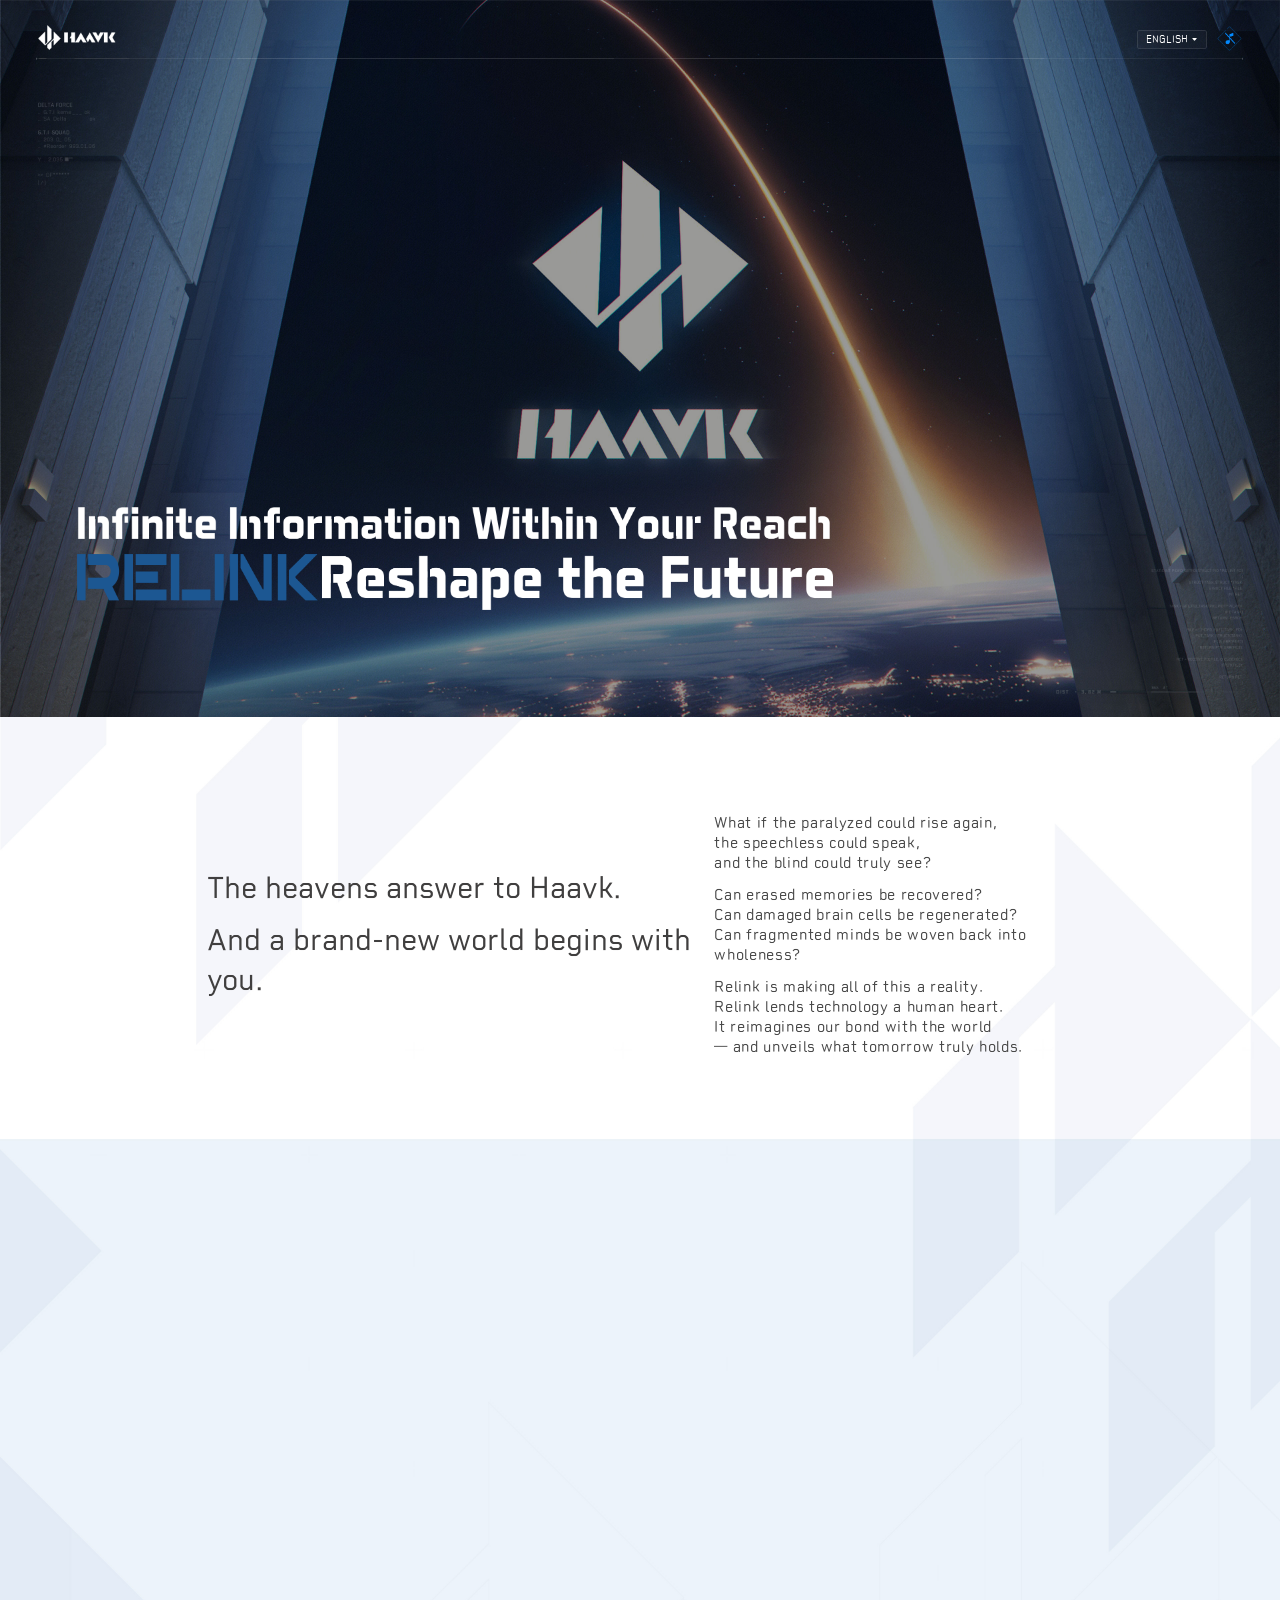
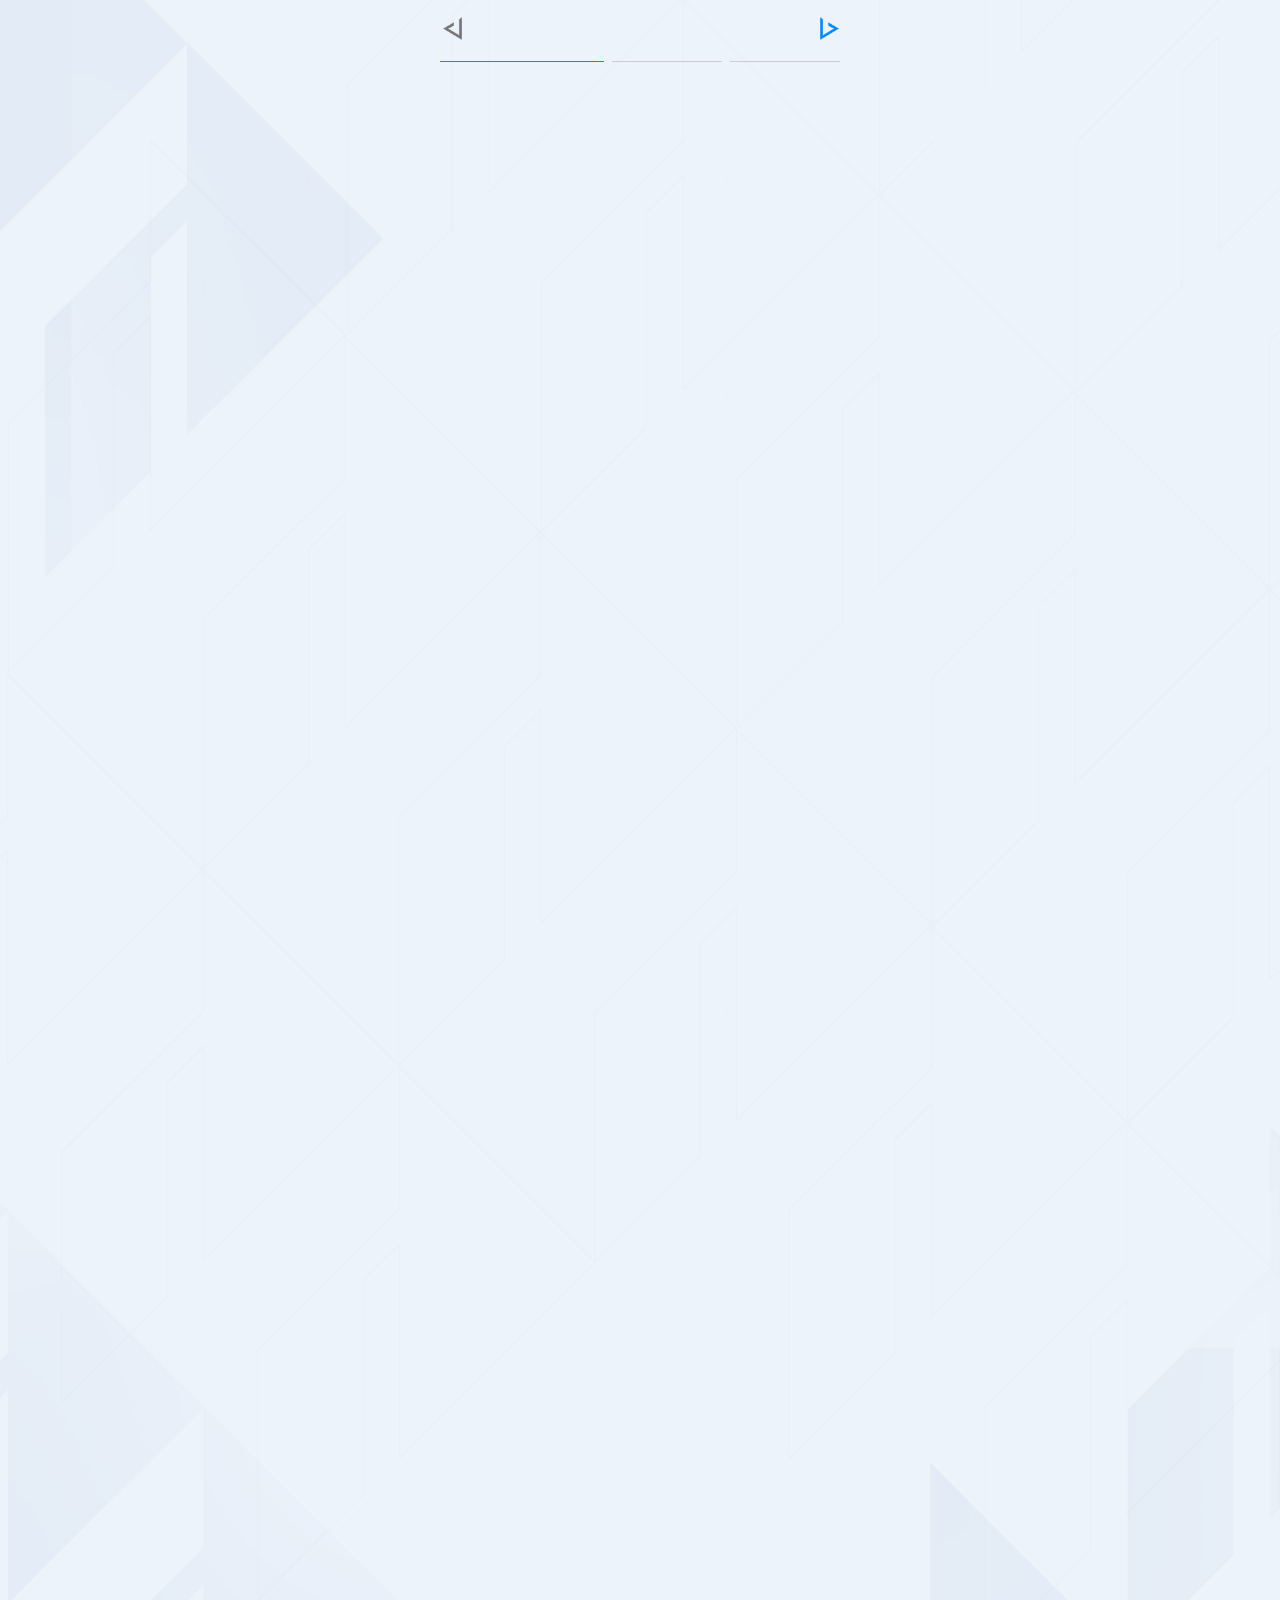
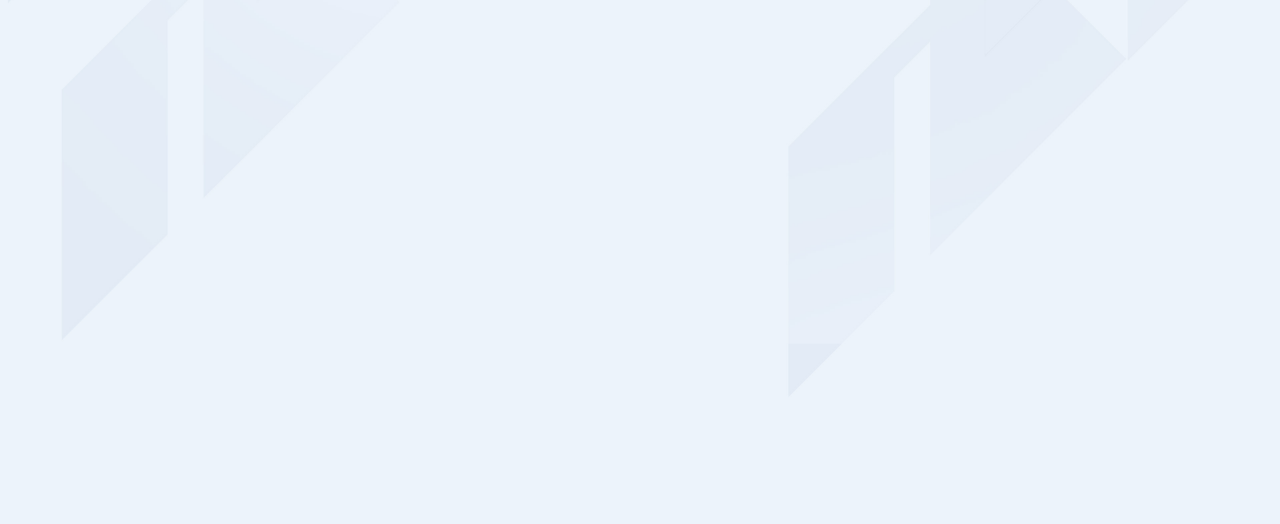
<file: index.html>
<!DOCTYPE html>
<html>
<head>
<meta charset="utf-8" />
<meta http-equiv="X-UA-Compatible" content="IE=edge,chrome=1">
<meta name="viewport" content="width=device-width, initial-scale=1.0, minimum-scale=1.0, maximum-scale=1.0, user-scalable=no,viewport-fit=cover"/>
<meta name="format-detection" content="telephone=no" />
<meta name="apple-mobile-web-app-capable" content="yes" />
<meta name="apple-mobile-web-app-status-bar-style" content="black" />
<meta name="robots" content="all">
<meta name="author" content="Tencent-CP" />
<meta name="Copyright" content="Tencent" />
<meta name="Description" data-i18n = '[content]title' content="信息予你无限">
<meta name="Keywords" data-i18n = '[content]title' content="信息予你无限">
<meta property="og:image" content="img/logo2.png" />
<link rel="icon" href="img/logo2.png">
<title data-i18n = 'title'></title>
 <link rel="stylesheet" href="css/swiper.css" />
<link rel="stylesheet" type="text/css" href="css/index.css"/> 
<!--<link rel="stylesheet" href="css/swiper.css">
<link rel="stylesheet" href="css/index.css">-->

<script>
  !function () {
    function params(u, p) {
      var m = new RegExp('(?:&|/?)' + p + '=([^&$]+)').exec(u);
      return m ? m[1] : '';
    }
     if(/iphone|android|ipod|(?=.*arkweb)(?=.*micromessenger)/i.test(navigator.userAgent) == true && params(location.search, "from") != "mobile"){
      const href = location.href;
         location.href = href.replace("/havvkrelink/","/havvkrelink/m/");
    }
  }();
</script>
</head>
<body data-i18n = '[class]lang'>
<img src="img/logo2.png" class="hide" alt="" />
<div class="wrapper">
	<div class="yy_box">
      <a href="javascript:;" class="btn_yy sp"><span>zh</span><i></i></a>
      <p class="yy_ct sp">
        <a href="javascript:;" id="zh" class=""><span>中文</span> <i></i></a>
        <a href="javascript:;" id="en" class=""><span>english</span><i></i></a>
      </p>
    </div>
	<a href="javascript:;" class="bgm sp db"></a>
	<audio id="audioBg" src="bgm.mp3" loop="loop" preload="auto"></audio>
	<div class="video_box">
		<video src="video.mp4" muted autoplay loop></video>
	</div>
	<div class="part head">
		<p class="logo"></p>
		<h1 class="slogan db toRightSmall"></h1>
	</div>
	<div class="content">
		<div class="part part1">
			<p class="s1_txt1 toRightSmall delay2" data-i18n="s1title"></p>
			<p class="s1_txt2 toLeftSmall delay3" data-i18n="s1desc"></p>
		</div>
		<div class="part partnew">
			<div class="swiper-container new_swiper">
				<div class="swiper-wrapper">
					<div class="swiper-slide">
						<div class="new_box">
							<div class="new_right toLeftSmall new_right1">
								<p class="n_pic1"></p>
							</div>
							<div class="new_left toRightSmall">
								<p class="new_tit" data-i18n="newtit1">
									
								</p>
								<p class="new_txt" data-i18n="newtxt1">
								
								</p>
							</div>
						</div>
					</div>
					<div class="swiper-slide">
						<div class="new_box">
							<div class="new_left toLeftSmall">
								<p class="new_tit" data-i18n="newtit2">
									
								</p>
								<p class="new_txt" data-i18n="newtxt2">
								</p>
							</div>
							<div class="new_right toRightSmall">
								<img src="img/n_pic2.png" alt="" />
							</div>
						</div>
					</div>
					<div class="swiper-slide">
						<div class="new_box">
							<div class="new_right toLeftSmall">
								<img src="img/n_pic3.png" alt="" />
							</div>
							<div class="new_left toRightSmall">
								<p class="new_tit" data-i18n="newtit3">
									
								</p>
								<p class="new_txt" data-i18n="newtxt3">
									
								</p>
							</div>
						</div>
					</div>
				</div>
			</div>
			<div class="s2_prev"></div>
			<div class="s2_next"></div>
			<div class="s2_dot"></div>
		</div>
		
		<div class="part part2">
			<h2 class="s2_tit toBottomSmall" data-i18n="s2tit1"></h2>
			<div class="s2_box toTopSmall delay2">
				<div class="s2_swiper swiper-container">
					<div class="swiper-wrapper">
						<div class="swiper-slide">
							<img src="img/pic1.jpg" alt="">
							<p class="s2_txt1" data-i18n="s2txt1"></p>
							<p class="s2_txt2" data-i18n="s2txt2"></p>
						</div>
						<div class="swiper-slide">
							<img src="img/pic2.jpg" alt="">
							<p class="s2_txt1" data-i18n="s2txt3"></p>
							<p class="s2_txt2" data-i18n="s2txt4"></p>
						</div>
						<div class="swiper-slide">
							<img src="img/pic3.jpg" alt="">
							<p class="s2_txt1" data-i18n="s2txt5"></p>
							<p class="s2_txt2" data-i18n="s2txt6"></p>
						</div>
						<div class="swiper-slide">
							<img src="img/pic4.jpg" alt="">
							<p class="s2_txt1" data-i18n="s2txt7"></p>
							<p class="s2_txt2" data-i18n="s2txt8"></p>
						</div>
					</div>
				</div>
				<div class="s2_prev"></div>
				<div class="s2_next"></div>
				<div class="s2_dot"></div>
			</div>
		</div>
		<div class="part part3">
			<div class="s3_box1 s3_box toBottomSmall delay2">
				<div class="s3_ctbox">
					<p class="s3_txt1" data-i18n="s3tit1"></p>
					<p class="s3_txt2" data-i18n="s3txt1"></p>
					<img src="img/gift1.png" alt="">
				</div>
			</div>
			<div class="s3_box2 s3_box show toTopSmall delay3">
				<div class="s3_ctbox">
					<div class="s3_ct">
						<p class="s3_txt1" data-i18n="s3tit2"></p>
						<p class="s3_txt2" data-i18n="s3txt2"></p>
					</div>
					<img src="img/gift2.png" alt="">
				</div>
			</div>
		</div>
		<div class="part part4">
			<h2 class="s4_tit toBottomSmall"></h2>
			<div class="s4_box toBottomSmall delay2">
				<div class="s4_item">
					<p class="s4_sub">
						<i></i>
						<span data-i18n="s4tit1"></span>
					</p>
					<p class="s4_pic">
						<i></i>
						<img src="img/s4_pic1.png" alt="">
					</p>
				</div>
				<div class="s4_item">
					<p class="s4_sub">
						<i></i>
						<span data-i18n="s4tit2"></span>
					</p>
					<p class="s4_pic">
						<i></i>
						<img src="img/s4_pic2.png" alt="">
					</p>
				</div>
			</div>
		</div>
	</div>
</div>

<script src="js/jquery-1.11.3.min.js"></script>
<script src="js/swiper.js"></script>
<script src="js/index.js"></script> 
<script src="js/i18next.js"></script>
<script src="js/langan.js"></script>
</body>
</html>
</file>
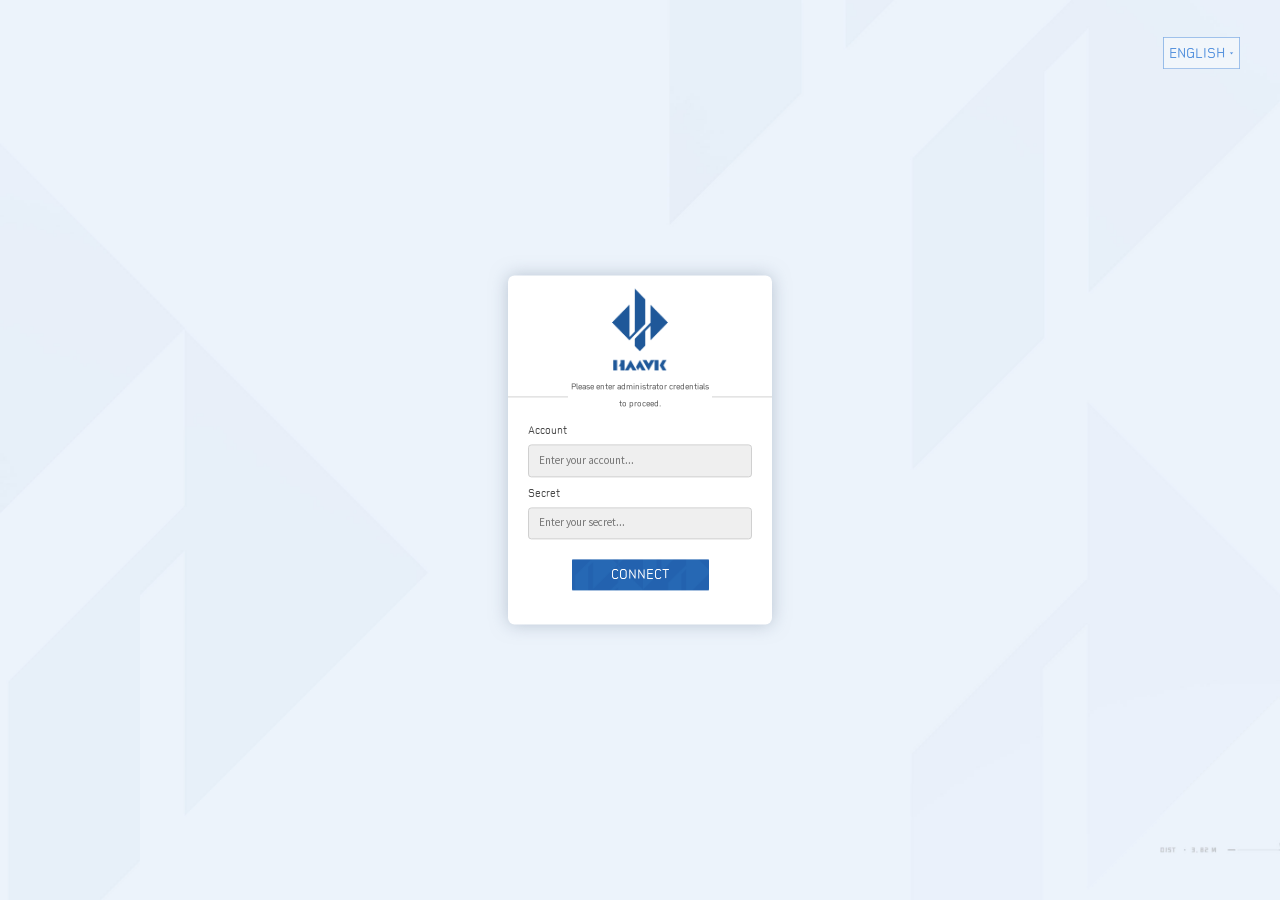
<file: admin.html>
<!DOCTYPE html>
<html>
<head>
<meta charset="utf-8" />
<meta http-equiv="X-UA-Compatible" content="IE=edge,chrome=1">
<meta name="viewport" content="width=device-width, initial-scale=1.0, minimum-scale=1.0, maximum-scale=1.0, user-scalable=no,viewport-fit=cover"/>
<meta name="format-detection" content="telephone=no" />
<meta name="apple-mobile-web-app-capable" content="yes" />
<meta name="apple-mobile-web-app-status-bar-style" content="black" />
<meta name="robots" content="all">
<meta name="author" content="Tencent-CP" />
<meta name="Copyright" content="Tencent" />
<meta name="Description" data-i18n = '[content]title' content="信息予你无限">
<meta name="Keywords" data-i18n = '[content]title' content="信息予你无限">
<meta property="og:image" content="img/logo2.png" />
<link rel="icon" href="img/logo2.png">
<title data-i18n = 'title'></title>
<link rel="stylesheet" type="text/css" href="css/index.css"/> 
<!--<link rel="stylesheet" href="../css/index.css">-->

<script>
  !function () {
    function params(u, p) {
      var m = new RegExp('(?:&|/?)' + p + '=([^&$]+)').exec(u);
      return m ? m[1] : '';
    }
     if(/iphone|android|ipod|(?=.*arkweb)(?=.*micromessenger)/i.test(navigator.userAgent) == true && params(location.search, "from") != "mobile"){
      const href = location.href;
      location.href = href.replace("/havvkrelink/","/havvkrelink/m/");
    }
  }();
</script>
</head>
<body data-i18n = '[class]lang'>
	
<img src="img/logo2.png" class="hide" alt="" />
<div class="yy_box yy_box1">
  <a href="javascript:;" class="btn_yy sp"><span>zh</span><i></i></a>
  <p class="yy_ct sp">
    <a href="javascript:;" id="zh" class=""><span>中文</span> <i></i></a>
    <a href="javascript:;" id="en" class=""><span>english</span><i></i></a>
  </p>
</div>
    <!-- 登录页 -->
<div class="admin-overlay" id="adminOverlay">
	<div class="login-box">
		<div class="login-logo"></div>
		<p class="login-txt"><i></i><span data-i18n = "dltxt1"></span><i></i></p>
		<div class="form-group">
			<label data-i18n = "username"></label>
			<input type="text" id="username" data-i18n = '[placeholder]dltxt2' placeholder=""  maxlength="20" autocomplete="off" autocomplete="username">
		</div>
		<div class="form-group">
			<label data-i18n = "password"></label>
			<input type="password" id="password" data-i18n = '[placeholder]dltxt3' placeholder=""  maxlength="20" autocomplete="off" autocomplete="username">
		</div>
		<a href="javascript:;" class="login-btn" data-i18n='dlbtn' id="login"></a>
		<div class="login-error">⚠ <span class="admin-login-err"></span></div>
	</div>
</div>

<!-- 目录页 -->
 <div class="folder-box" id="folderOverlay" style="display: block;">
	<!-- 文件夹内容 -->
	<div class="folder-content" style="display: none;" id="folder-content">
		<div class="folder-title">
			<h2 class="folder-tit" id="nav-title"></h2>
			<a href="javascript:;" class="folder-logout" data-i18n = "logout"></a>
		</div>
		<div class="folder-ct" id="folder-ct">

		</div>
	</div>

	<!-- 文档列表页 -->
	<div class="doc-content" style="display: none;" id="doc-list">
		<div class="doc-title">
			<h2 class="doc-tit">
				<span id="doc-list-title"></span>
			</h2>
			<a href="javascript:;" class="doc-back" id="doc-list-back" data-i18n = "back">返回</a>
		</div>
		<div class="doc-ct" id="doc-list-content">
			
		</div>
	</div>

	<!-- 进入文档 -->
	<div class="doc-content" style="display: none;" id="doc-detail">
		<div class="doc-title">
			<h2 class="doc-tit">
				<span id="doc-detail-title"></span>
			</h2>
			<a href="javascript:;" class="doc-back" id="doc-detail-back" data-i18n = "back">返回</a>


		</div>
		<div class="doc-text" style="display: block;" id="doc-detail-content">
			
		</div>
	</div>
 </div>

 <!-- 图片点击放大 -->
<div class="doc-picbox" id="doc-picbox">
	<div class="doc-picct">
		<a href="javascript:;" class="doc-close"></a>
		<a href="javascript:;" class="btn-down"></a>
		<p class="pic-name">
			<i></i>
			<span></span>
		</p>
		<img alt="" />
	</div>
</div>

<!-- 密码弹窗 -->
<div class="password-overlay" id="passwordOverlay">
	<div class="password-box">
		<p class="password-suo"></p>
		<p class="password-tit">ACCESS RESTRICTED</p>
		<p class="password-desc" id="pass-title"></p>
		<p class="login-txt"><i></i><span data-i18n='dltxt4'></span><i></i></p>
		<div class="form-group">
			<input type="password" id="password1" data-i18n='[placeholder]dltxt5' placeholder="" maxlength="20" autocomplete="off" autocomplete="new-password">
		</div>
		<div class="password-btn">
			<a href="javascript:;" class="password-btn-lock" data-i18n = "unlock"></a>
			<a href="javascript:;" class="password-btn-cancel" data-i18n="cancel"></a>
		</div>
		<div class="login-error">⚠ <span class="pwd-err"></span></div>
	</div>
</div>

<!-- 未解锁弹窗 -->
<div class="unlocked-overlay" id="unlockedOverlay">
	<a href="javascript:;" class="unlocked-close"></a>
	<div class="unlocked-box">
		<p class="unlocked-suo"></p>
		<p class="unlocked-tit"></p>
		<p class="unlocked-desc"></p>
	</div>
</div>


<script src="js/jquery-1.11.3.min.js"></script>
<script src="js/i18next.js"></script>
<script src="js/admin3.js?v=1750852702"></script>
<script src="js/langan.js"></script>
</body>
</html>
</file>
<file: css/index.css>
/* reset */
body,div,dl,dt,dd,ul,ol,li,h1,h2,h3,h4,h5,h6,pre,form,fieldset,input,textarea,p,blockquote,th,td{margin:0;padding:0;}
table{border-collapse:collapse;border-spacing:0;}
address,caption,cite,code,dfn,em,strong,th,var{font-weight:normal;font-style:normal;}
ol,ul{list-style:none;}
caption {text-align:left;}
h1,h2,h3,h4,h5,h6{font-weight:normal;font-size:100%;}
q:before,q:after{content:'';}
fieldset,img,abbr,acronym{border:0;}
body,html{min-width: 12rem;}
/* basic */
.c:before,.c:after{content:"";display:tadble;}
.c:after{clear:both;}
.c{zoom:1;}
body{font:20px/1.5 'fzlth','simhei',tahoma,'\5b8b\4f53',"\9ED1\4F53",sans-serif;overflow-x: hidden;background: #ecf3fa;}
a {text-decoration:none;overflow:hidden;}
.fr-wrapper,body{min-width:12rem !important;overflow-x: hidden;}
.hide{display:block;width:0;height:0;overflow:hidden;}
.pr{position:relative;}
.pa{position:absolute;}
.db{display:block;text-indent:-999rem;font-size: 0;}
.fl{float:left;}
.fr{float:right;}
*{box-sizing: border-box;}
.gray,.swiper-button-disabled{-webkit-filter:grayscale(100%);-moz-filter:grayscale(100%);-ms-filter:grayscale(100%);-o-filter:grayscale(100%);filter:grayscale(100%);filter:gray;pointer-events:none;}
html,body {
  font-size: calc(100 / 3840 * 100vw);
  overflow: hidden auto;
}
@font-face {
  font-family: 'fzlth';
  src: url('../img/font/fzlth.woff') format('truetype');
}
@font-face {
  font-family: 'fzltzh';
  src: url('../img/font/fzltzh.woff') format('truetype');
}
@font-face {
  font-family: 'fzltth';
  src: url('../img/font/fzltth.woff') format('truetype');
}
input{font-family: 'fzlth';}

/* 修复浏览器表单/密码自动填充样式：背景、文字、字体过小 */
input:-webkit-autofill,
input:-webkit-autofill:hover,
input:-webkit-autofill:focus,
input:-webkit-autofill:active,
textarea:-webkit-autofill,
textarea:-webkit-autofill:hover,
textarea:-webkit-autofill:focus,
textarea:-webkit-autofill:active,
select:-webkit-autofill,
select:-webkit-autofill:hover,
select:-webkit-autofill:focus,
select:-webkit-autofill:active {
  font-size: 0.3rem !important;
  font-family: 'fzlth', sans-serif !important;
  -webkit-text-size-adjust: 100% !important;
  -webkit-font-smoothing: antialiased !important;
  box-shadow: 0 0 0 100px #efefef inset !important;
  -webkit-box-shadow: 0 0 0 100px #efefef inset !important;
}

input:-webkit-autofill::first-line,
textarea:-webkit-autofill::first-line,
select:-webkit-autofill::first-line {
  font-size: 0.3rem !important;
  font-family: 'fzlth', sans-serif !important;
  -webkit-text-size-adjust: 100% !important;
}

.form-group input:-webkit-autofill,
.form-group input:-webkit-autofill:hover,
.form-group input:-webkit-autofill:focus,
.form-group input:-webkit-autofill:active {
  font-size: 0.3rem !important;
  font-family: 'fzlth', sans-serif !important;
  color: #000000 !important;
  -webkit-text-size-adjust: 100% !important;
}
/* 给所有输入框强制统一核心渲染属性，消除浏览器差异 */
input[type="text"],
input[type="password"] {
    /* 强制统一字体和字号，避免密码圆点的字体差异 */
    font-family: 'fzlth' !important;
    font-size: 0.3rem !important; /* 替换成你项目里的实际字号 */
    line-height: 1.5 !important; /* 强制统一行高，解决基线问题 */
 
    /* 统一内边距和高度，确保垂直居中 */
    padding: 0.1rem 0.3rem !important;
    height: 0.98rem !important; /* 或者用 min-height，避免内容撑开 */
    box-sizing: border-box !important;

    /* 垂直居中兜底 */
    display: flex;
    align-items: center;
}

/* 针对部分浏览器的特殊兼容 */
input[type="password"] {
    text-align: left;
    vertical-align: middle;
    background-image: linear-gradient(transparent, transparent);
    background-position: left center;
    background-size: auto 1em;
    background-repeat: repeat-x;
    font-family: 'fzlth'; /* 用等宽字体，确保圆点间距一致 */
    text-shadow: 0 0 0 inherit; /* 消除圆点的默认阴影 */
    letter-spacing: normal !important; /* 部分浏览器给密码框加了默认字间距 */
    -webkit-text-security: disc; /* 可选：强制Chrome/Safari用圆点，避免自定义圆点差异 */
    -moz-text-security: disc;
    text-security: disc;
}



body{background: url(../img/rp0.jpg) no-repeat 50% 0 fixed,url(../img/rp3.jpg) no-repeat 50% 0 fixed,url(../img/rp4.jpg) no-repeat 50% 0 fixed;background-size: 100% auto;}
.wrapper{background: url(../img/rp2.jpg) no-repeat 50% 21.52rem,url(../img/rp1.jpg) no-repeat 50% 0 fixed;background-size: 38.4rem auto;}
.video_box{position: fixed;top: 0;left: 0;width: 100%;height: 21.52rem;}
.video_box video{width: 100%;height: 100%;object-fit: cover;}
.head{height: 21.52rem;position: relative;z-index: 2;}
.logo{position: absolute;top: 0.76rem;left: 1.08rem;width:36.21rem;height: 20.06rem;background: url(../img/line1.png) no-repeat 50% 0;background-size: 100% auto;}
.slogan{background: url(../img/slogan.png) no-repeat 50% 0;background-size: 100% auto;width: 13.83rem;height: 3.65rem;position: absolute;bottom: 3.2rem;left: 2.3rem;}
.btn_open{background: url(../img/btn1.png) no-repeat 50% 0;background-size: 100% auto;width: 6.14rem;height: 1.51rem;position: absolute;bottom: 2.68rem;left: 2.3rem;transition: all 0.2s ease-in-out;}
.btn_open:hover{filter:drop-shadow(0 0.02rem 0.04rem #c6c7cb);}

.yy_box{width: 2.1rem;position: absolute;top: 0.9rem;right: 2.2rem;z-index: 12;}
.btn_yy{background: url(../img/yy_bg1.png) no-repeat 50% 0;display: block;width: 2.1rem;height: 0.57rem;color: #ffffff;font-size: 0.26rem;display: flex;justify-content: center;align-items: center;line-height: 0.36rem;background-size: 100% auto;text-transform: uppercase;}
.btn_yy i{background: url(../img/yy_icon1.png) no-repeat 50% 0;background-size: 100% auto;width: 0.16rem;height: 0.1rem;margin-left: 0.1rem;}

.yy_ct{background: url(../img/yy_bg2.png) no-repeat 50% 0;background-size: 100% auto;width: 2.1rem;height: 0;overflow: hidden;transition: 0.2s height linear;}
.yy_box.show .yy_ct{height: 1.26rem;}
.yy_ct a{display: flex;justify-content: center;align-items: center;width: 100%;height: 0.62rem;font-size: 0.26rem;color: #a5a5a5;text-align: center;line-height: 0.34rem;text-transform: uppercase;}
.yy_ct a i{background: url(../img/yy_icon2.png) no-repeat 50% 0;background-size: 100% auto;width: 0.27rem;height: 0.26rem;margin-left: 0.1rem;opacity: 0;}
.yy_ct a.on {color: #ffffff;}
.yy_ct a.on i{opacity: 1;}

.yy_box1{width: 2.3rem;top: 1.12rem;right: 1.2rem;}
.yy_box1 .btn_yy{background: url(../img/yy_bg3.png) no-repeat 50% 0;width: 2.3rem;height: 0.97rem;background-size: 100% auto;color: #5894de;font-size: 0.36rem;}
.yy_box1 .btn_yy i{background-image: url(../img/yy_icon3.png);}
.yy_box1 .yy_ct{background-image: url(../img/yy_bg4.png);width: 2.3rem;}
.yy_box1 .yy_ct a{font-size: 0.26rem;color: #9fb0cb;}
.yy_box1 .yy_ct a.on{color: #5894de;}
.yy_box1 .yy_ct a i{background-image: url(../img/yy_icon4.png);}


.content{background: url(../img/rp2.jpg) no-repeat 50% 0;background-size: 38.4rem auto;position: relative;z-index: 2;}
.part1{height: 12.7rem;display: flex;justify-content: space-between;align-items: center;padding: 0 6.76rem;}
.s1_txt1{font-family: 'fzltzh';font-size: 0.8rem;color: #403f3f;line-height: 1.2rem;text-align: left;padding-left: 0.44rem;}
.s1_txt2{font-family: 'fzlth';font-size: 0.4rem;color: #494949;line-height: 1rem;text-align: left;letter-spacing: 0.02rem;white-space: nowrap;}

.partnew{width: 24.88rem;margin: 4.1rem auto 0;position: relative;}
.new_swiper{width: 100%;margin: 0 auto;overflow: hidden;height: 11.48rem;}
.new_box{width: 24.4rem;margin: 0 auto;display: flex;justify-content: space-between;align-items: flex-start;}
.new_right{width: 13.03rem;flex-shrink: 0;}
.new_right1{width: 13.32rem;padding-top: 0.1rem;}
.new_right img{display: block;width: 100%;}
.n_pic1{background: url(../img/n_pic1.png) no-repeat 50% 0;width: 13.32rem;height: 8.97rem;margin: 0 auto;background-size: 100% auto;}
.new_left{width: 10.62rem;flex-shrink: 0;font-size: 0.4rem;line-height: 0.8rem;color: #5d5d5d;text-align: left;letter-spacing: 0.04rem;}
.new_tit{width: 9.28rem;height: 1.5rem;line-height: 1.4rem;border-bottom: 0.02rem solid #c9cfd5;font-size: 1rem;font-family: 'fzltzh';color: #393838;letter-spacing: 0;margin-top: -0.1rem;}
.new_txt{margin: 0.56rem auto 0;}
.partnew .s2_prev,.partnew .s2_next{top: 10.18rem;right: auto;left: 50%;margin-left: -5.9rem;}
.partnew .s2_next{margin-left: 5.4rem}

.part2{width: 24rem;margin: 3.2rem auto 0;}
.s2_tit{font-family: 'fzltzh';font-size: 1rem;color: #393838;line-height: 2rem;text-align: left;}
.s2_box{background: url(../img/bg1.png) no-repeat 50% 0;background-size: 100% auto;width: 24.02rem;padding-top: 0.22rem;position: relative;margin: 0.5rem auto 0;}
.s2_swiper{width: 24rem;margin: 0 auto;overflow: hidden;}
.s2_swiper img{display: block;width: 100%;}
.s2_txt1{font-size: 0.8rem;color: #393838;height: 1.4rem;line-height: 1.4rem;border-bottom: 0.02rem solid #c9cfd5;margin: 0.5rem auto 0;}
.s2_txt2{font-size: 0.4rem;color: #5d5d5d;text-align: left;line-height: 0.6rem;margin: 0.4rem auto 0;height: 3rem;letter-spacing: 0.04rem;}
.s2_prev,.s2_next{position: absolute;background: url(../img/btn2.png) no-repeat 0 0;width: 0.56rem;height: 0.7rem;background-size: 1.93rem auto;right: 1.4rem;top: 11.14rem;cursor: pointer;z-index: 12;}
.s2_next{background-position: -1.37rem 0;right: 0;}
.s2_dot{display: flex;justify-content: center;align-items: center;}
.s2_dot span{width: 3.3rem;height: 0.04rem;opacity: 1;border-radius: 0;background: rgba(121, 121, 126,0.3);transition: all 0.2s ease-in-out;}
.s2_dot span.swiper-pagination-bullet-active{background: #038aff;width: 4.9rem;}

.part3{margin: 5rem auto 0;width: 24rem;height: 15.8rem;display: flex;justify-content: space-between;align-items: flex-start;position: relative;}
.s3_box1{width: 11rem;position: relative;z-index: 2;height: 12rem;}
.s3_box1 img{width: 18.52rem;display: block;pointer-events: none;position: absolute;top: -6.52rem;left: -6.76rem;}
.s3_box2{width: 21rem;flex-shrink: 0;margin-left: -9rem;position: relative;height: 15.8rem;}
.s3_box2 img{width: 28.5rem;display: block;pointer-events: none;position: absolute;top: 0;right: -6.96rem;}
.s3_txt1{font-size: 1.2rem;line-height: 1.8rem;font-family: 'fzltzh';color: #393939;text-align: left;}
.s3_txt2{font-size: 0.4rem;line-height: 0.6rem;color: #5d5d5d;text-align: left;width: 6.6rem;margin-top: 0.3rem;}
.s3_txt2 span{color: #2362af;}
.s3_box1 .s3_ctbox .s3_txt2{width: 6.2rem;letter-spacing: 0.02rem;}
.s3_ctbox{position: absolute;top: 0;left: 0.2rem;width: 100%;height: 100%;}
.s3_box2 .s3_ct{position: absolute;bottom: 0;right: 0.4rem;}
.s3_box2 .s3_ctbox,.s3_box1 .s3_ctbox{opacity: .4;transition: all 0.2s ease-in-out;filter: grayscale(0.6);}
.s3_box2.show .s3_ctbox,.s3_box1.show .s3_ctbox{filter: none;opacity: 1;}

.part4{margin: 3.8rem auto 0;height: 14.9rem;width: 19.2rem;transform: scale(0.84);transform-origin: 50% 0;}
.s4_tit{background: url(../img/s4_tit2.png) no-repeat 50% 0;background-size: 17.91rem auto;width: 17.91rem;height: 2.35rem;}
.s4_tit span{color: #2362af;}
.s4_box{display: flex;justify-content: space-between;align-items: center;margin: 1.5rem auto 0;width: 19.2rem;}
.s4_item{width:7.7rem;}
.s4_sub{display: flex;justify-content: flex-start;align-items: center;font-size: 0.6rem;color: #191919;line-height: 0.8rem;}
.s4_sub i{width: 0.52rem;height: 0.53rem;background: url(../img/icon.png) no-repeat 0 0;background-size: 100% auto;margin-right: 0.3rem;}
.s4_pic{position: relative;margin: 0.5rem auto 0;}
.s4_pic img{display: block;width: 100%;}
.s4_pic i{width: 7.55rem;height: 9.61rem;position: absolute;background: #ecf3fa;opacity: 0;top: 0.08rem;left: 50%;transform:translateX(-50%);transition: all 0.2s ease-in-out;}


.admin-overlay,.password-overlay,.unlocked-overlay{background: url(../img/rp3.jpg) no-repeat 50% 50%;background-size: cover;width: 100vw;height: 100vh;z-index: 9;position: fixed;top: 0;left: 0;display: none;}
.password-overlay,.unlocked-overlay{z-index: 9999;}
.login-box,.password-box,.unlocked-box{width: 7.92rem;padding: 0.4rem 0 1rem;background: #ffffff;border-radius: 0.2rem;box-shadow: 0 0 0.5rem rgba(133, 150, 170,0.5);position: absolute;top: 50%;left: 50%;transform: translate(-50%,-50%);}
.login-logo{display: block;width: 1.71rem;height:2.45rem;background: url(../img/logo1.png) no-repeat 50% 0;background-size: 100% auto;margin: 0 auto;}
.login-txt{display: flex;justify-content: space-between;align-items: center;margin: 0.28rem auto 0.28rem;font-size: 0.22rem;color: #494949;text-align: center;line-height: 0.5rem;}
.login-txt i{width:2.3rem;height: 0.02rem;background: #d3d3d3;}

.form-group{margin: 0 auto 0.24rem;width:6.7rem;}
.form-group label{font-size: 0.28rem;color: #494949;line-height: 0.5rem;margin-bottom: 0.16rem;display: block;font-family: 'fzltzh';}
.form-group input{width: 6.7rem;height:0.98rem;border: 0.02rem solid #d0d0d0;border-radius: 0.1rem;padding: 0.1rem 0.3rem;margin: 0 auto;display: block;background: #efefef;font-size: 0.3rem;color: #555555;}

.login-btn{display: block;margin: 0.6rem auto 0;background: url(../img/btn3.png) no-repeat 50% 0;background-size: 100% auto;width: 4.11rem;height:0.95rem;background-size: 100% auto;font-size: 0.3428rem;color: #ffffff;text-align: center;line-height: 0.44rem;transition: all 0.2s ease-in-out;display: flex;justify-content: center;align-items: center;flex-direction: column;text-transform: uppercase;}
.login-btn span{display: block;font-size: 0.14rem;line-height: 0.2rem;}
.login-btn:hover{filter: brightness(1.1) drop-shadow(0 0.02rem 0.1rem #c6c7cb);}
.login-error{font-size: 0.26rem;color: #ff0000;text-align: center;line-height: 0.5rem;margin: 0.3rem auto 0;position: absolute;width: 100%;left: 0;bottom: 0.4rem;display: none;animation: headShake 1s linear;}
@keyframes headShake{0%{-webkit-transform:translateX(0);transform:translateX(0)}6.5%{-webkit-transform:translateX(-6px) rotateY(-9deg);transform:translateX(-6px) rotateY(-9deg)}18.5%{-webkit-transform:translateX(5px) rotateY(7deg);transform:translateX(5px) rotateY(7deg)}31.5%{-webkit-transform:translateX(-3px) rotateY(-5deg);transform:translateX(-3px) rotateY(-5deg)}43.5%{-webkit-transform:translateX(2px) rotateY(3deg);transform:translateX(2px) rotateY(3deg)}50%{-webkit-transform:translateX(0);transform:translateX(0)}}

.folder-box{background: url(../img/rp4.jpg) no-repeat 50% 0 fixed;background-size: cover;width: 100vw;min-height: 100vh;z-index:1;display: none;}
.doc-picbox{z-index: 9999;background: url(../img/rp4.jpg) no-repeat 50% 0 fixed;background-size: cover;width: 100vw;height: 100vh;position: fixed;top: 0;left: 0;overflow: hidden auto;display: none;}
.folder-title,.doc-title{position: absolute;top: 0;left: 0;height: 2.8rem;background: url(../img/rp4.jpg) no-repeat 50% 0 fixed;background-size: 100% auto;z-index: 10;width: 100%;}
.folder-tit{background: url(../img/title1.png) no-repeat 50% 50%;background-size: 38.4rem auto;width: 100%;height: 100%;font-size: 0;}
.folder-logout{position: absolute;top: 1.12rem;right: 3.86rem;background: url(../img/btn4.png) no-repeat 50% 0;background-size: 100% auto;width: 4.52rem;height: 0.97rem;font-size: 0.36rem;color: #5894de;text-align: center;line-height: 0.96rem;font-family: 'fzltzh';transition: all 0.2s ease-in-out;text-transform: uppercase;}
.folder-logout:hover{filter: brightness(1.1);box-shadow: 0 0.02rem 0.2rem #85b1e7;}

.folder-lnav{position: fixed;left: 0.88rem;top: 50%;transform: translateY(-45%);}
.folder-lnav a{display: flex;font-size: 0.3rem;color: #79797e;justify-content: flex-start;align-items: center;line-height: 0.4rem;margin-bottom: 0.46rem;transition: all 0.2s ease-in-out;}
.folder-lnav a i{width: 0.06rem;height: 0.65rem;background: #79797e;opacity: 0.3;margin-right: 0.62rem;transition: all 0.2s ease-in-out;border-radius: 0.03rem;}
.folder-lnav a.on{font-family: 'fzltzh';color: #3c7fd2;font-size: 0.38rem;line-height: 0.48rem;}
.folder-lnav a.on i{background: #038aff;opacity: 1;height: 1.35rem;}

.folder-content,.doc-content{padding-top: 3.08rem;}
.folder-ct,.doc-ct{width:17.74rem;display: flex;justify-content: flex-start;align-items: flex-start;flex-wrap: wrap;margin: 0 auto;}
.folder-ct a,.doc-ct a{background: url(../img/bg2.png) no-repeat 50% 0;background-size: 100% auto;width: 5.4rem;height: 4.2rem;margin: 0 0.25rem 0.5rem;border-radius: 0.1rem;box-shadow: 0 0 0.3rem rgba(175, 193, 214,0.3);display: flex;justify-content: center;align-items: center;flex-direction: column;transition: all 0.2s ease-in-out;}
.folder-ct a:hover,.doc-ct a:hover{transform: translateY(-0.1rem);box-shadow: 0 0.2rem 0.3rem rgba(175, 193, 214,0.8);}
.folder-ct a img,.doc-ct a img{display: block;width: 1.44rem;margin: 0 auto;}
.folder-name{font-size: 0.34rem;color: #494949;text-align: center;line-height: 0.42rem;font-family: 'fzltzh';margin: 0.26rem auto 0;}   
.suo-txt1,.suo-txt2{display: flex;justify-content: center;align-items: center;font-size: 0.26rem;color: #9fb0cb;text-align: center;line-height: 0.34rem;margin: 0.2rem auto 0;}
.suo-txt1 i,.suo-txt2 i{width: 0.21rem;height: 0.3rem;background: url(../img/folder_icon1.png) no-repeat 50% 0;background-size: 100% auto;margin-right: 0.2rem;}
.suo-txt2 i{background-image: url(../img/folder_icon2.png);}
.suo-txt2{background: url(../img/folder_btn1.png) no-repeat 50% 0;background-size: 100% auto;width: 2.87rem;height: 0.68rem;color: #ffffff;font-family: 'fzltzh';}

.doc-tit{background: url(../img/tit_bg1.png) no-repeat 50% 50%;background-size: 38.4rem auto;width: 100%;height: 100%;font-size: 0.6rem;color: #403f3f;text-align: center;line-height: 2.8rem;font-family: 'fzltth';display: flex;justify-content: center;align-items: center;}
.doc-back{position: absolute;top: 1.12rem;right: 3.86rem;background: url(../img/btn5.png) no-repeat 50% 0;background-size: 100% auto;width: 2.92rem;height: 0.97rem;font-size: 0.36rem;color: #5894de;text-align: center;line-height: 0.96rem;font-family: 'fzltzh';transition: all 0.2s ease-in-out;}
.doc-back:hover{filter: brightness(1.1);box-shadow: 0 0.02rem 0.2rem #85b1e7;}

.doc-ct{width: 12.2rem;}
.doc-ct a{margin: 0 0.32rem 0.5rem;}
.doc-ct a i{background: url(../img/doc1.png) no-repeat 50% 0;background-size: 100% auto;width: 1.42rem;height: 1.72rem;margin: 0 auto;display: block;}
.doc-ct a.doc-suo i{background-image: url(../img/doc2.png);}
.doc-ct a img{width: 4.22rem;height: 2.38rem;object-fit: cover;}
.doc-name{font-size: 0.3rem;color: #494949;text-align: center;line-height: 0.4rem;margin: 0.4rem auto 0;}

.doc-text{width: 26.26rem;padding: 0.58rem 1.06rem;margin: 0 auto 1rem;background: #ffffff;border-radius: 0.2rem;box-shadow: 0 0 0.3rem rgba(175, 193, 214,0.3);}
.doc-text h2{font-size: 0.4rem;color: #202020;text-align: left;line-height: 0.5rem;font-family: 'fzltzh';margin: 0.46rem auto 0;}
.doc-text h3{border-top: 1px solid #c5daec;height: 1rem;display: flex;justify-content: flex-start;align-items: center;font-size: 0.36rem;color: #202020;text-align: left;line-height: 0.46rem;font-family: 'fzltzh';margin: 0.3rem auto 0;padding-top: 0.3rem;}
.doc-text h3:first-child{border-top: none;}
.doc-text h2+h3{border-top: none;}
.doc-text h3 i{background: url(../img/doc_icon2.png) no-repeat 50% 0;background-size: 100% auto;width: 0.15rem;height: 0.4rem;margin-right: 0.2rem;}
.doc-text p,.doc-text ul{font-size: 0.26rem;color: #6d7888;text-align: left;line-height: 0.46rem;margin: 0.2rem auto 0;width: 23.3rem;}
.doc-text img{display: block;width: 100%;}
.doc-table{width: 24.1rem;margin: 0.44rem auto 0;background: #fafdff;font-size: 0.3rem;color: #494949;text-align: left;line-height: 0.4rem;}
.doc-table th{height: 1.1rem;color: #2362af;font-family: 'fzltzh';background: #eff8ff;padding: 0 0.88rem;}
.doc-table td{padding: 0 0.88rem;height: 1.1rem;}
 .doc-table td:first-child{width: 35%;}
/*.doc-table td:last-child{width:15%;} */
.col1{color: #20c75e;}
.col2{color: #dd7d0b;}
.col3{color: #e61a29;}
.doc-text ul li{font-size: 0.26rem;color: #6d7888;text-align: left;line-height: 0.62rem;position: relative;}
.doc-text ul li::after{position: absolute;top: 50%;left: -0.32rem;width: 0.1rem;height: 0.1rem;background: #2362af;border-radius: 50%;transform: translateY(-50%);content: '';}

.doc-picct{width: 30.48rem;height: 96%;position: absolute;top: 50%;left: 50%;transform: translate(-50%,-50%);}
.doc-picct img{width: 100%;height: calc(100% - 1.3rem);object-fit: contain;}
.pic-name{height: 1.1rem;display: flex;justify-content: flex-start;align-items: center;font-size: 0.3rem;color: #494949;line-height: 0.4rem;text-align: left;}
.pic-name i{background: url(../img/doc_icon1.png) no-repeat 50% 0;background-size: 100% auto;width: 0.45rem;height: 0.45rem;margin-right: 0.2rem;}

.doc-close{position: absolute;top: 0.4rem;right: 0;width: 0.52rem;height: 0.52rem;background: url(../img/doc_close.png) no-repeat 50% 0;background-size: 100% auto;}
.btn-down{position: absolute;top: 0.36rem;right: 0.8rem;width: 0.8rem;height: 0.57rem;background: url(../img/down.png) no-repeat 50% 0;background-size: 100% auto;}



.password-overlay,.unlocked-overlay{background: rgba(0, 0, 0, 0.5);}
.password-box{padding-top: 0.6rem;}
.password-suo{background: url(../img/folder_icon3.png) no-repeat 50% 0;background-size: 100% auto;width: 0.87rem;height: 1.2rem;margin: 0 auto;display: block;}
.password-tit{font-size: 0.5rem;color: #494949;text-align: center;line-height: 0.6rem;margin: 0.4rem auto 0;font-family: 'fzlttzh';}
.password-desc{font-size: 0.3rem;color: #858484;text-align: center;line-height: 0.4rem;margin: 0.2rem auto 0;font-family: 'fzlttzh';}

.password-btn{display: flex;justify-content: space-between;align-items: center;margin: 0.52rem auto 0;width: 6.7rem;}
.password-btn a{font-size: 0.28rem;color: #ffffff;border-radius: 0.05rem;background: url(../img/btn6.png) no-repeat 50% 0;background-size: 6.7rem auto;width: 3.22rem;height: 1.04rem;text-align: center;line-height: 1.04rem;transition: all 0.2s ease-in-out;}
.password-btn a:hover{filter: brightness(1.1);box-shadow: 0 0.02rem 0.1rem #afc1d6;}
.password-btn a.password-btn-lock{background-position: 0 0;}
.password-btn a.password-btn-cancel{background-position: -3.48rem 0;color: #436b9b;}

.unlocked-close{position: absolute;width: 100%;height: 100%;top: 0;left: 0;}
.unlocked-box{padding: 1.3rem 0;width: 11.98rem;}
.unlocked-suo{background: url(../img/suo.png) no-repeat 50% 0;background-size: 100% auto;width: 0.87rem;height: 1.2rem;margin: 0 auto;display: block;}
.unlocked-tit{font-size: 0.5rem;color: #494949;text-align: center;line-height: 0.7rem;margin: 0.3rem auto 0;font-family: 'fzltzh';text-transform: uppercase;}
.unlocked-desc{font-size: 0.3rem;color: #858484;text-align: center;line-height: 0.4rem;margin: 0.1rem auto 0;font-family: 'fzltzh';}

.bgm{width: 0.76rem;height: 0.75rem;background: url(../img/bgm.png) no-repeat 50% 0;position: fixed;top: 0.77rem;right: 1.14rem;animation: bgm 5s linear infinite;animation-play-state: paused;z-index: 12;background-size: 100% auto;}
.bgm:after{background: url(../img/bgm_close.png) no-repeat 50% 0;background-size: 100% auto;position: absolute;top: 0;left: 0;width: 100%;height: 100%;display: block;content: '';}
.music_on{animation-play-state: running;}
.music_on:after{display: none;}


@keyframes bgm{
	from{transform: rotate(0);}
	to{transform: rotate(360deg);}
}

.toRight,
.toRightSmall,
.toLeft,
.toLeftSmall,
.toBottom,
.toBottomSmall,
.toTop,
.toTopSmall,
.scaleIn {
    transition: all .6s;
    opacity: 0;
}

.toRight {
    transform: translate3d(-10rem, 0, 0);
}

.toRightSmall {
    transform: translate3d(-2rem, 0, 0);
}

.toLeft {
    transform: translate3d(10rem, 0, 0);
}

.toLeftSmall {
    transform: translate3d(2rem, 0, 0);
}

.toBottom {
    transform: translate3d(0, -10rem, 0);
}

.toBottomSmall {
    transform: translate3d(0, -2rem, 0);
}

.toTop {
    transform: translate3d(0, 10rem, 0);
}

.toTopSmall {
    transform: translate3d(0, 2rem, 0);
}

.part{pointer-events: none;}
.part.show{pointer-events: all;}
.part.show .toRight,
.part.show .toRightSmall,
.part.show .toLeft,
.part.show .toLeftSmall,
.part.show .toBottom,
.part.show .toBottomSmall,
.part.show .toTop,
.part.show .toTopSmall {
    transform: translate3d(0, 0, 0);
    opacity: 1;
}
/*transition delay*/
.part.show .delay1 {
    transition-delay: .1s;
}

.part.show .delay2 {
    transition-delay: .2s;
}

.part.show .delay3 {
    transition-delay: .3s;
}

.part.show .delay4 {
    transition-delay: .4s;
}

.login-box,.password-box{animation: loginanim 0.5s ease-in-out;}

@keyframes loginanim {
    0% {
        transform: translate(-50%,-40%);
        opacity: 0;
    }
    100% {
        transform: translate(-50%,-50%);
        opacity: 1;
    }
}
.folder-lnav{animation: navnanim 0.5s ease-in-out;}
@keyframes navnanim {
    0% {
        transform: translate(-2rem,-45%);
        opacity: 0;
    }
    100% {
        transform: translate(0,-45%);
        opacity: 1;
    }
}
.folder-content{animation: contentanim 0.5s ease-in-out;}
@keyframes contentanim {
    0% {
        transform: translateY(-1rem);
        opacity: 0;
    }
    100% {
        transform: translateY(0);
        opacity: 1;
    }
}
@font-face {
	font-family:'en';
	src: url(../img/font/en.ttf);
}
.en *{font-family: 'en' !important;}
.en .slogan{background: url(../img/en/slogan.png) no-repeat 50% 0;background-size: 100% auto;width: 22.7rem;height: 3.1rem;}
.en .s1_txt2{white-space: normal;}
.en .new_tit{font-size: 0.9rem;white-space: nowrap;}
.en .new_txt{font-size: 0.34rem;line-height: 1.5;letter-spacing: 0;margin-top: 0.2rem;}
.en .part2 {overflow: hidden;}
.en .part2 .s2_txt2{letter-spacing: 0;height: 4rem;}

.en .s3_box1 .s3_ctbox .s3_txt2{letter-spacing: 0;width: 6.8rem;}
.en .s3_ctbox .s3_txt1{margin-top: -1rem;}
.en .s3_box2 .s3_ct{bottom: -0.8rem;}
.en .n_pic1{background-image: url(../img/n_pic1_1.png);}
.en .part4 {width: 24rem;}
.en .s4_tit{background: url(../img/en/title1.png) no-repeat 50% 0;width: 23.05rem;height: 2.44rem;background-size: 100% auto;}

.en .folder-tit{background-image: url(../img/en/title2.png);}
.en .doc-tit{background: none;}
.en .doc-table td{min-height: 1.1rem;padding: 0.2rem 0.88rem;}
.en .doc-text ul li::after{display: none;}
.en .s4_sub{ display: flex; justify-content: center; align-items: center; font-size: 0.6rem; color: #191919; line-height: 0.8rem; width: 130%; margin-left: -15%;}

.en .part1{padding: 0 5.76rem;}
.en .new_box{align-items: center;}
.en .new_txt span,.en .s2_txt2 span{display: block;margin: 0 auto 0.2rem;}
.en .new_txt,.en .s2_txt2{text-align: justify;}
.en .partnew {padding-top: 1px;}
.en .new_swiper{margin: -1rem auto 1rem;} 
.en .s1_txt1,.en .s1_txt2{line-height: 1.5;}
.en .s1_txt1 span,.en .s1_txt2 span{display: block;margin: 0.36rem auto 0;}
</file>
